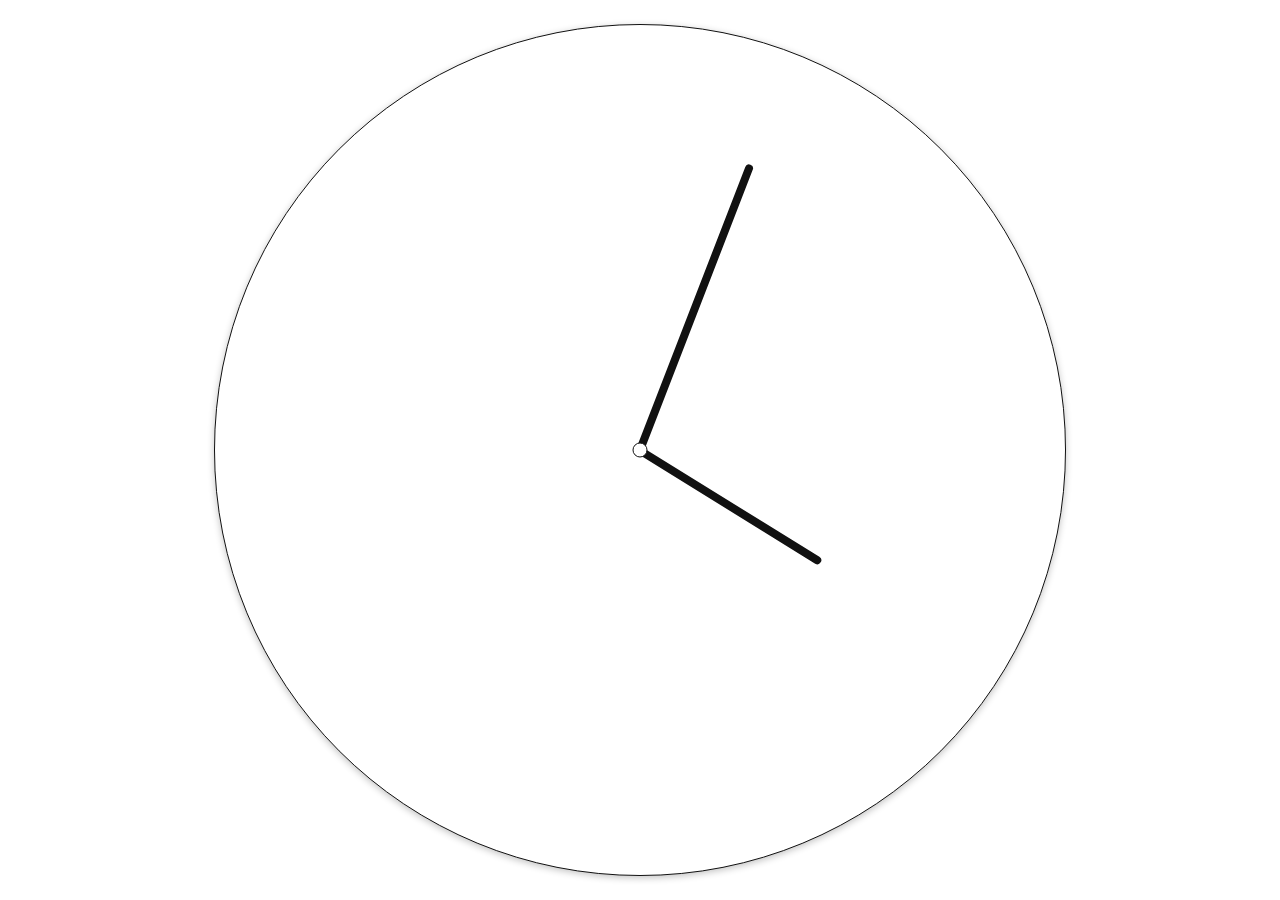
<file: apps/html/nixclock/index.html>
<!doctype html>
<html lang="en">
<head>
  <meta charset="utf-8">
  <meta name="viewport" content="width=device-width, initial-scale=1">
  <title>NixClock</title>
  <link rel="stylesheet" href="clock.css">
</head>
<body>
  <main class="clock-stage">
    <button
      class="clock"
      id="clock"
      type="button"
      aria-label="NixClock. Activate to toggle the seconds hand."
      title="Click to toggle the seconds hand"
    >
      <span class="ticks" aria-hidden="true"></span>
      <span class="hand hour-hand" aria-hidden="true"></span>
      <span class="hand minute-hand" aria-hidden="true"></span>
      <span class="hand second-hand" aria-hidden="true"></span>
      <span class="pin" aria-hidden="true"></span>
      <span class="spoken-time" id="spoken-time" aria-live="off"></span>
    </button>
  </main>
  <script src="clock.js"></script>
</body>
</html>
</file>
<file: apps/html/nixclock/clock.css>
:root {
  color-scheme: light;
  --hour-angle: 0deg;
  --minute-angle: 0deg;
  --second-angle: 0deg;
}

* {
  box-sizing: border-box;
}

html,
body {
  width: 100%;
  height: 100%;
  margin: 0;
  overflow: hidden;
  background: transparent;
}

body {
  user-select: none;
  -webkit-user-select: none;
}

.clock-stage {
  display: grid;
  width: 100%;
  height: 100%;
  place-items: center;
  padding: clamp(8px, 3vmin, 24px);
}

.clock {
  -webkit-appearance: none;
  appearance: none;
  position: relative;
  display: block;
  width: calc(100vmin - clamp(16px, 6vmin, 48px));
  height: calc(100vmin - clamp(16px, 6vmin, 48px));
  max-width: 100%;
  max-height: 100%;
  aspect-ratio: 1 / 1;
  margin: 0;
  padding: 0;
  overflow: hidden;
  cursor: default;
  border: 1px solid #111;
  border-radius: 50%;
  outline: 0;
  background: #fff;
  box-shadow:
    inset 0 0 0 1px rgb(255 255 255 / 85%),
    0 2px 7px rgb(0 0 0 / 24%);
}

.clock:focus-visible {
  outline: 2px solid #26788d;
  outline-offset: -5px;
}

.ticks {
  position: absolute;
  inset: 5%;
  border-radius: 50%;
  background: repeating-conic-gradient(
    from -0.5deg,
    #111 0deg 1deg,
    transparent 1deg 30deg
  );
  -webkit-mask: radial-gradient(
    circle,
    transparent 0 89%,
    #000 89.25% 100%
  );
  mask: radial-gradient(
    circle,
    transparent 0 89%,
    #000 89.25% 100%
  );
}

.hand {
  position: absolute;
  z-index: 2;
  left: 50%;
  bottom: 50%;
  width: clamp(3px, 1.15vmin, 8px);
  border-radius: 999px;
  background: #111;
  transform-origin: 50% 100%;
}

.hour-hand {
  height: 25%;
  transform: translateX(-50%) rotate(var(--hour-angle));
}

.minute-hand {
  height: 36%;
  transform: translateX(-50%) rotate(var(--minute-angle));
}

.second-hand {
  display: none;
  z-index: 3;
  width: clamp(1px, 0.45vmin, 3px);
  height: 39%;
  background: #c01818;
  transform: translateX(-50%) rotate(var(--second-angle));
}

.clock.show-seconds .second-hand {
  display: block;
}

.pin {
  position: absolute;
  z-index: 4;
  top: 50%;
  left: 50%;
  width: clamp(8px, 2.5vmin, 15px);
  aspect-ratio: 1 / 1;
  border: 1px solid #111;
  border-radius: 50%;
  background: #fff;
  transform: translate(-50%, -50%);
}

.spoken-time {
  position: absolute;
  width: 1px;
  height: 1px;
  overflow: hidden;
  clip: rect(0 0 0 0);
  white-space: nowrap;
}
</file>
